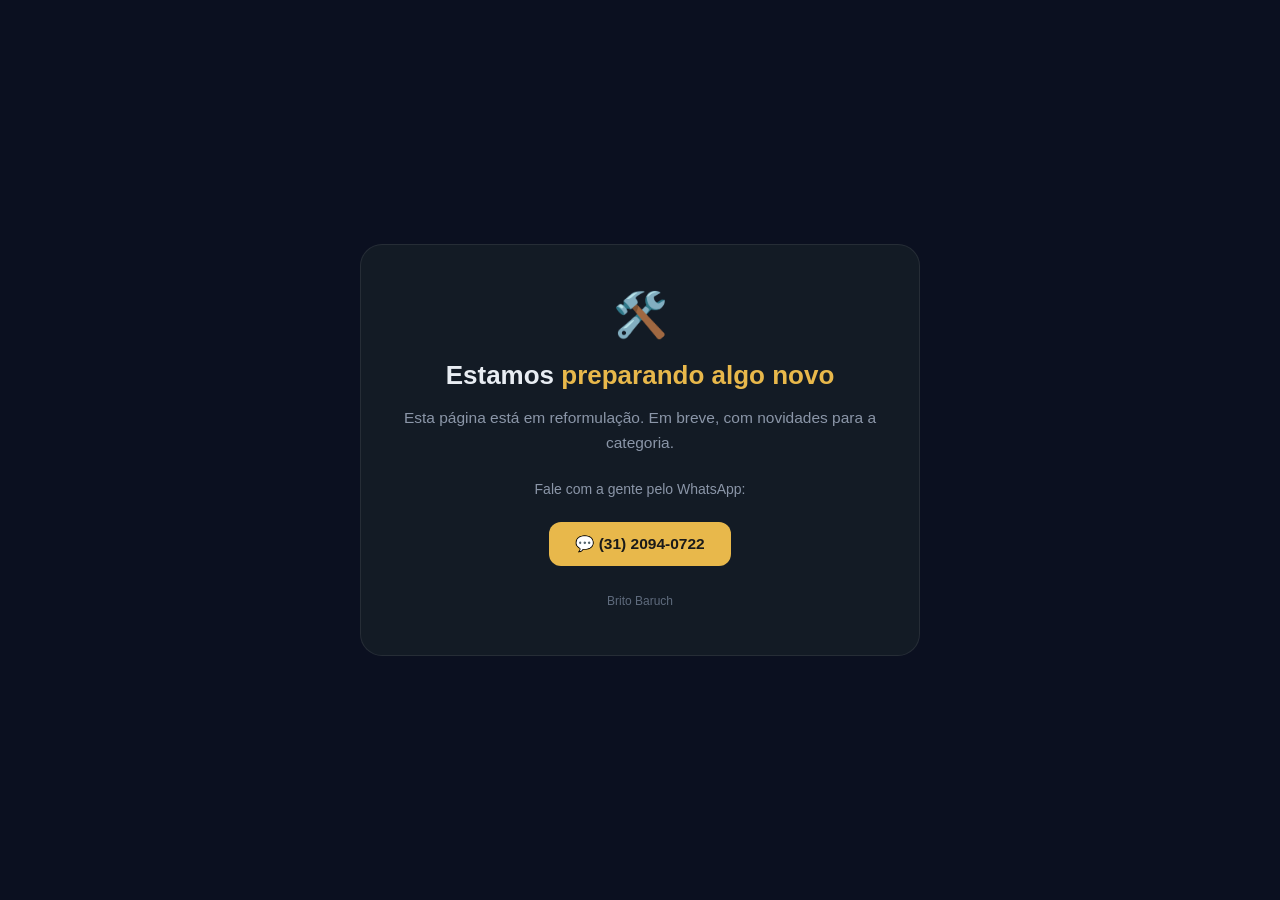
<file: index.html>
<!doctype html>
<html lang="pt-BR">
<head>
<meta charset="utf-8">
<meta name="viewport" content="width=device-width, initial-scale=1">
<title>Em reformulação — Brito Baruch</title>
<meta name="robots" content="noindex,nofollow">
<style>
  :root{ --azul:#0b1020; --gold:#e8b84b; --texto:#e8edf3; --muted:#8b96a8; }
  *{margin:0;padding:0;box-sizing:border-box}
  body{font-family:Arial,Helvetica,sans-serif;background:var(--azul);color:var(--texto);min-height:100vh;display:flex;align-items:center;justify-content:center;padding:24px}
  .card{max-width:560px;text-align:center;border:1px solid rgba(255,255,255,.08);border-radius:22px;padding:44px 30px;background:#131b25}
  .ico{font-size:44px;margin-bottom:18px}
  h1{font-size:26px;line-height:1.3;margin-bottom:14px}
  h1 span{color:var(--gold)}
  p{color:var(--muted);font-size:15.5px;line-height:1.6;margin-bottom:22px}
  .zap{display:inline-block;background:var(--gold);color:#1a1a1a;font-weight:bold;padding:13px 26px;border-radius:12px;text-decoration:none;font-size:15.5px}
  .foot{margin-top:26px;color:#5f6b7d;font-size:12px;line-height:1.6}
</style>
</head>
<body>
<div class="card">
  <div class="ico">🛠️</div>
  <h1>Estamos <span>preparando algo novo</span></h1>
  <p>Esta página está em reformulação. Em breve, com novidades para a categoria.</p>
  <p style="font-size:14px">Fale com a gente pelo WhatsApp:</p>
  <a class="zap" href="https://wa.me/553120940722">💬 (31) 2094-0722</a>
  <div class="foot">Brito Baruch</div>
</div>
</body>
</html>
</file>
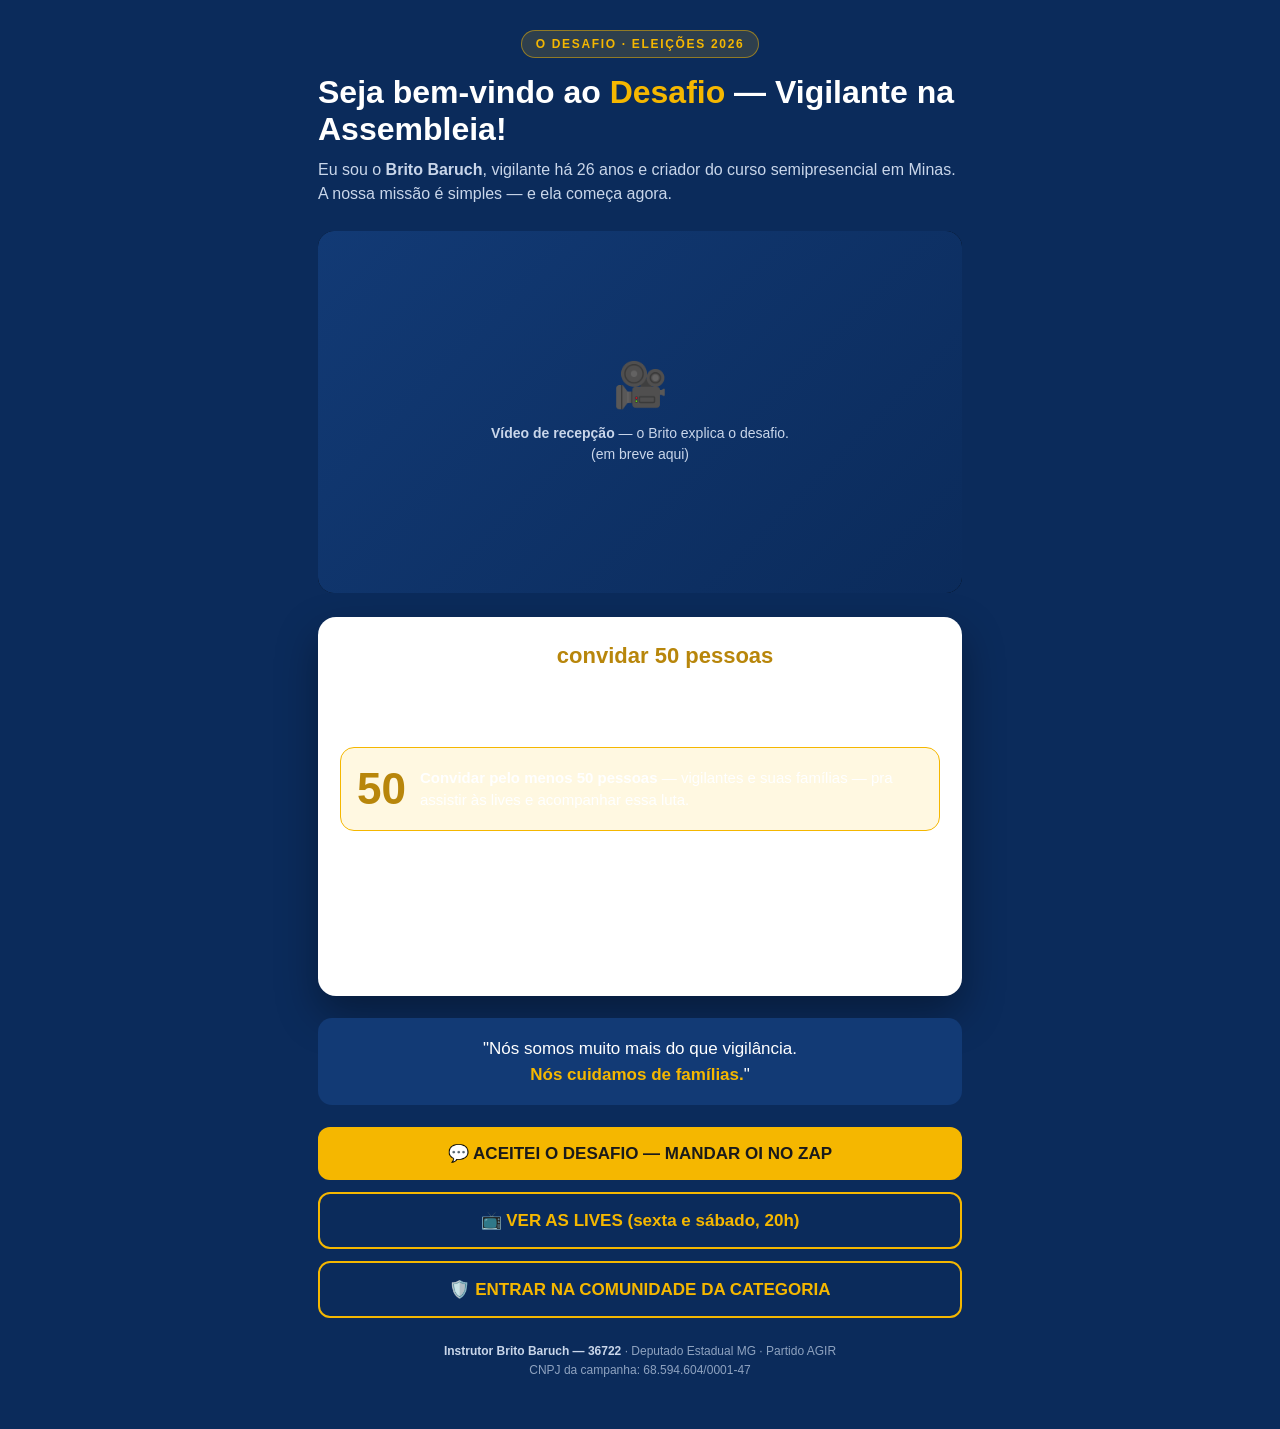
<file: desafio.html>
<!doctype html>
<html lang="pt-BR">
<head>
<meta charset="utf-8">
<meta name="viewport" content="width=device-width, initial-scale=1">
<title>O Desafio — Instrutor Brito Baruch 36722</title>
<meta property="og:title" content="O DESAFIO: cada vigilante convida 50">
<meta property="og:description" content="A missão da categoria: 50 convites cada. Nós somos muito mais que vigilância — cuidamos de famílias.">
<style>
  :root{ --azul:#0b2b5b; --azul-2:#123a75; --gold:#f5b700; --branco:#fff; --muted:#5b6b85; }
  *{margin:0;padding:0;box-sizing:border-box}
  body{font-family:Arial,Helvetica,sans-serif;background:var(--azul);color:var(--branco);min-height:100vh}
  .wrap{max-width:680px;margin:0 auto;padding:30px 18px 48px}
  .tag{display:inline-block;background:rgba(245,183,0,.15);border:1px solid rgba(245,183,0,.5);color:var(--gold);
       font-size:12px;font-weight:bold;letter-spacing:.14em;text-transform:uppercase;padding:6px 14px;border-radius:999px;margin-bottom:16px}
  h1{font-size:32px;line-height:1.15;margin-bottom:10px}
  h1 span{color:var(--gold)}
  .sub{color:#c9d6ea;font-size:16px;line-height:1.55;margin-bottom:24px}
  .video{position:relative;width:100%;padding-top:56.25%;background:#000;border-radius:16px;overflow:hidden;margin-bottom:24px}
  .video iframe{position:absolute;inset:0;width:100%;height:100%;border:0}
  .video-placeholder{position:absolute;inset:0;display:flex;flex-direction:column;align-items:center;justify-content:center;
       background:linear-gradient(135deg,#123a75,#0b2b5b);text-align:center;padding:20px}
  .video-placeholder .ico{font-size:44px;margin-bottom:12px}
  .video-placeholder p{color:#c9d6ea;font-size:14px;line-height:1.5}
  .card{background:var(--branco);color:var(--texto);border-radius:18px;padding:26px 22px;box-shadow:0 18px 40px rgba(0,0,0,.35);margin-bottom:22px}
  .card h2{font-size:22px;margin-bottom:12px}
  .card h2 span{color:#b8860b}
  .card p{font-size:15.5px;line-height:1.6;margin-bottom:12px}
  .missao{display:flex;gap:14px;align-items:center;background:#fff8e1;border:1.5px solid #f5b700;border-radius:14px;padding:16px;margin:16px 0}
  .missao .num{font-size:44px;font-weight:bold;color:#b8860b;font-family:Arial Black,Arial}
  .missao p{font-size:15px;line-height:1.5;margin:0}
  .frase{background:var(--azul-2);border-radius:14px;padding:18px;text-align:center;margin-bottom:22px}
  .frase p{font-size:17px;line-height:1.5;color:#fff}
  .frase b{color:var(--gold)}
  .btn{display:block;width:100%;background:var(--gold);color:#1a1a1a;text-align:center;font-weight:bold;
       padding:16px;border-radius:12px;text-decoration:none;font-size:17px;margin-bottom:12px}
  .btn:hover{filter:brightness(1.08)}
  .btn-2{background:transparent;border:2px solid var(--gold);color:var(--gold)}
  .foot{margin-top:24px;text-align:center;color:#8fa3c0;font-size:12px;line-height:1.6}
  .foot b{color:#c9d6ea}
</style>
</head>
<body>
<div class="wrap">
  <div style="text-align:center"><span class="tag">O Desafio · Eleições 2026</span></div>
  <h1>Seja bem-vindo ao <span>Desafio</span> — Vigilante na Assembleia!</h1>
  <p class="sub">Eu sou o <b>Brito Baruch</b>, vigilante há 26 anos e criador do curso semipresencial em Minas. A nossa missão é simples — e ela começa agora.</p>

  <!-- VIDEO DE RECEPCAO: quando gravar, troque o bloco placeholder pelo iframe:
       <div class="video"><iframe src="https://www.youtube.com/embed/ID_DO_VIDEO" allowfullscreen></iframe></div>
  -->
  <div class="video">
    <div class="video-placeholder">
      <div class="ico">🎥</div>
      <p><b>Vídeo de recepção</b> — o Brito explica o desafio.<br>(em breve aqui)</p>
    </div>
  </div>

  <div class="card">
    <h2>A missão é simples: <span>convidar 50 pessoas</span></h2>
    <p>Colega, muito simples a nossa missão e o nosso desafio aqui. Além de assistir às lives, você tem um compromisso:</p>
    <div class="missao">
      <div class="num">50</div>
      <p><b>Convidar pelo menos 50 pessoas</b> — vigilantes e suas famílias — pra assistir às lives e acompanhar essa luta.</p>
    </div>
    <p><b>Por quê 50?</b> Porque cada vigilante representa uma família. Nós aqui da Baruch somos muito mais do que vigilância: <b>nós cuidamos de famílias</b>.</p>
    <p>Se você quer uma <b>segurança diferente nos próximos 4 anos</b>, a sua missão começa agora — compartilhe com os colegas de farda, com a família, com o vizinho.</p>
  </div>

  <div class="frase">
    <p>"Nós somos muito mais do que vigilância.<br><b>Nós cuidamos de famílias.</b>"</p>
  </div>

  <a class="btn" href="https://wa.me/553120940722?text=OI%20aceito%20o%20desafio%2050">💬 ACEITEI O DESAFIO — MANDAR OI NO ZAP</a>
  <a class="btn btn-2" href="/lives">📺 VER AS LIVES (sexta e sábado, 20h)</a>
  <a class="btn btn-2" href="https://whatsapp.com/channel/0029VbDi5Tm6hENyi4OJos2A">🛡️ ENTRAR NA COMUNIDADE DA CATEGORIA</a>

  <div class="foot">
    <b>Instrutor Brito Baruch — 36722</b> · Deputado Estadual MG · Partido AGIR<br>
    CNPJ da campanha: 68.594.604/0001-47
  </div>
</div>
</body>
</html>
</file>
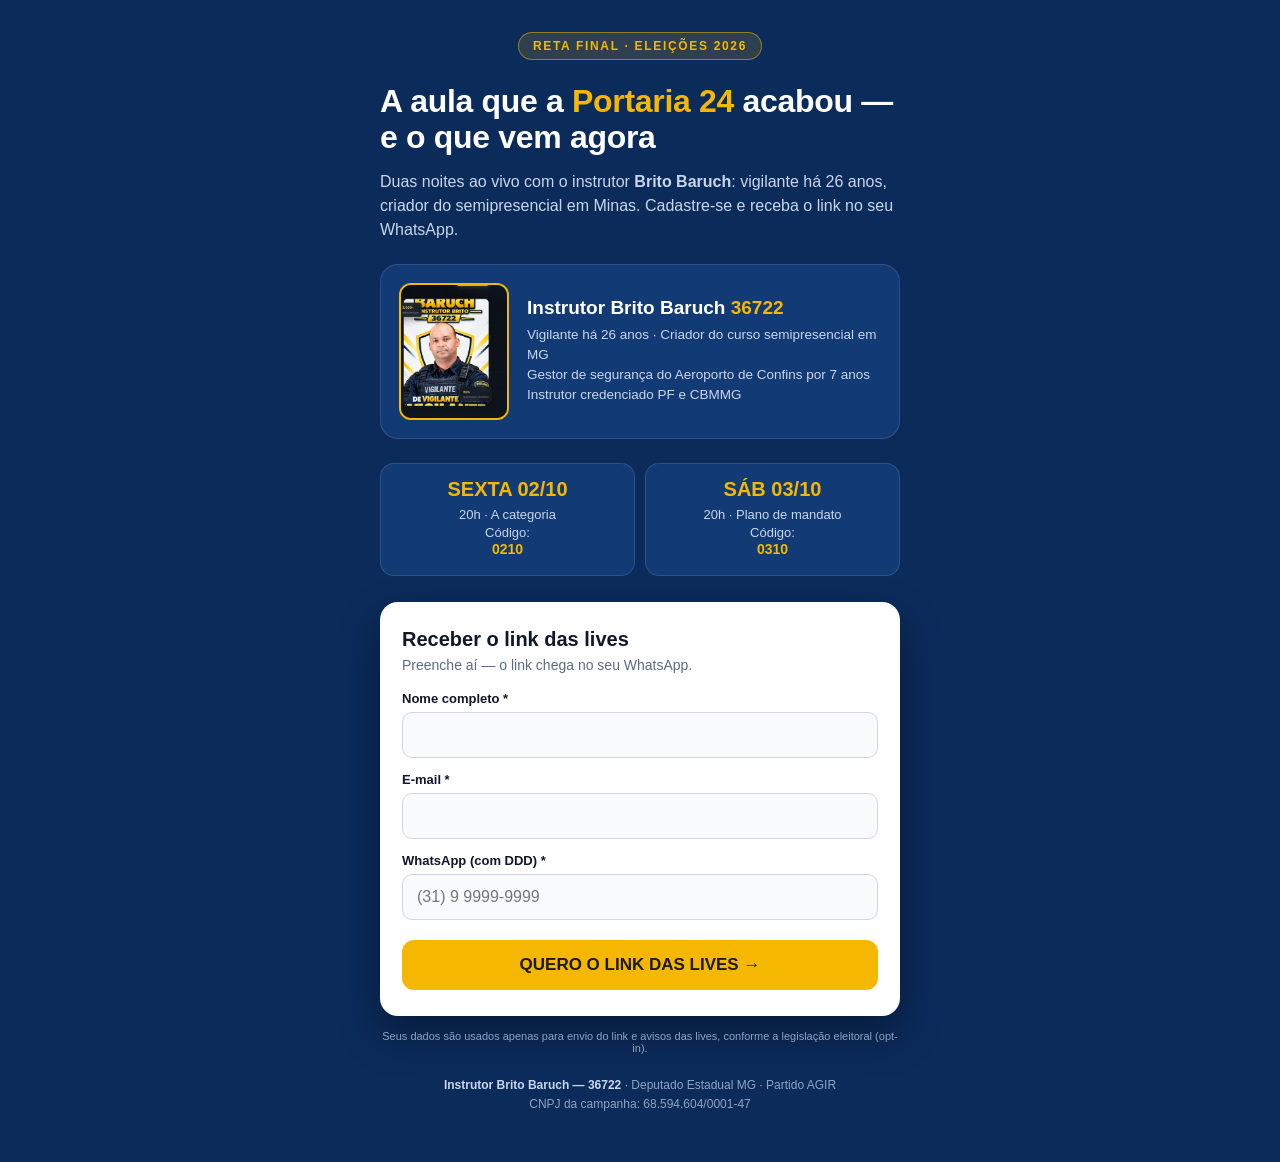
<file: landing_live.html>
<!doctype html>
<html lang="pt-BR">
<head>
<meta charset="utf-8">
<meta name="viewport" content="width=device-width, initial-scale=1">
<title>Live da Categoria — Instrutor Brito Baruch 36722</title>
<meta property="og:title" content="LIVE: A aula que a Portaria 24 acabou">
<meta property="og:description" content="Sexta e sábado, 20h. Cadastre-se e receba o link no WhatsApp e no e-mail.">
<meta property="og:type" content="website">
<style>
  :root{
    --azul:#0b2b5b; --azul-2:#123a75; --gold:#f5b700; --gold-2:#ffd34d;
    --branco:#ffffff; --texto:#0f172a; --muted:#5b6b85;
  }
  *{margin:0;padding:0;box-sizing:border-box}
  body{font-family:Arial,Helvetica,sans-serif;background:var(--azul);color:var(--branco);min-height:100vh}
  .wrap{max-width:560px;margin:0 auto;padding:32px 20px 48px}
  .tag{display:inline-block;background:rgba(245,183,0,.15);border:1px solid rgba(245,183,0,.5);color:var(--gold);
       font-size:12px;font-weight:bold;letter-spacing:.14em;text-transform:uppercase;padding:6px 14px;border-radius:999px;margin-bottom:18px}
  h1{font-size:32px;line-height:1.12;letter-spacing:-.01em;margin-bottom:14px}
  h1 span{color:var(--gold)}
  .sub{color:#c9d6ea;font-size:16px;line-height:1.5;margin-bottom:22px}
  .hero{display:flex;gap:18px;align-items:center;background:var(--azul-2);border:1px solid rgba(255,255,255,.12);
        border-radius:18px;padding:18px;margin-bottom:24px}
  .hero img{width:110px;height:137px;object-fit:cover;border-radius:12px;border:2px solid var(--gold)}
  .hero-txt h2{font-size:19px;margin-bottom:6px}
  .hero-txt p{color:#c9d6ea;font-size:13.5px;line-height:1.5}
  .hero-txt .num{color:var(--gold);font-weight:bold}
  .datas{display:flex;gap:10px;margin-bottom:26px}
  .data{flex:1;background:var(--azul-2);border:1px solid rgba(255,255,255,.12);border-radius:14px;padding:14px 12px;text-align:center}
  .data b{display:block;font-size:20px;color:var(--gold);margin-bottom:4px}
  .data span{font-size:13px;color:#c9d6ea}
  .card{background:var(--branco);color:var(--texto);border-radius:18px;padding:26px 22px;box-shadow:0 18px 40px rgba(0,0,0,.35)}
  .card h2{font-size:20px;margin-bottom:6px}
  .card p.lead{color:var(--muted);font-size:14px;margin-bottom:18px}
  label{display:block;font-size:13px;font-weight:bold;margin:14px 0 6px}
  input{width:100%;padding:13px 14px;border:1.5px solid #cfd8e6;border-radius:10px;font-size:16px;background:#f8fafc}
  input:focus{outline:none;border-color:var(--azul);background:#fff}
  button{width:100%;margin-top:20px;padding:15px;border:none;border-radius:12px;background:var(--gold);
         color:#1a1a1a;font-size:17px;font-weight:bold;cursor:pointer}
  button:hover{background:var(--gold-2)}
  button:disabled{opacity:.6;cursor:wait}
  .ok{display:none;text-align:center;padding:12px 0}
  .ok .big{font-size:44px;margin-bottom:10px}
  .ok h3{font-size:20px;margin-bottom:8px}
  .ok p{color:var(--muted);font-size:15px;line-height:1.55;text-align:left}
  .ok .codigos{background:#f1f5f9;border-radius:12px;padding:14px;margin:12px 0;text-align:left}
  .ok .codigos b{font-family:monospace;font-size:16px;color:var(--azul)}
  .erro{display:none;color:#c0392b;font-size:13px;margin-top:10px;text-align:center}
  .foot{margin-top:22px;text-align:center;color:#8fa3c0;font-size:12px;line-height:1.6}
  .foot b{color:#c9d6ea}
  .badge-legal{margin-top:14px;text-align:center;font-size:11px;color:#8fa3c0}
</style>
</head>
<body>
<div class="wrap">
  <div style="text-align:center;margin-bottom:6px">
    <span class="tag">Reta final · Eleições 2026</span>
  </div>
  <h1>A aula que a <span>Portaria 24</span> acabou — e o que vem agora</h1>
  <p class="sub">Duas noites ao vivo com o instrutor <b>Brito Baruch</b>: vigilante há 26 anos, criador do semipresencial em Minas. Cadastre-se e receba o link no seu WhatsApp.</p>

  <div class="hero">
    <img src="[data-uri]" alt="Instrutor Brito Baruch">
    <div class="hero-txt">
      <h2>Instrutor Brito Baruch <span class="num">36722</span></h2>
      <p>Vigilante há 26 anos · Criador do curso semipresencial em MG<br>
      Gestor de segurança do Aeroporto de Confins por 7 anos<br>
      Instrutor credenciado PF e CBMMG</p>
    </div>
  </div>

  <div class="datas">
    <div class="data"><b>SEXTA 02/10</b><span>20h · A categoria<br>Código: <b style="font-size:14px">0210</b></span></div>
    <div class="data"><b>SÁB 03/10</b><span>20h · Plano de mandato<br>Código: <b style="font-size:14px">0310</b></span></div>
  </div>

  <div class="card">
    <form id="form" onsubmit="return enviar(event)">
      <div id="campos">
        <h2>Receber o link das lives</h2>
        <p class="lead">Preenche aí — o link chega no seu WhatsApp.</p>
        <label for="nome">Nome completo *</label>
        <input type="text" id="nome" name="nome" required autocomplete="name">
        <label for="email">E-mail *</label>
        <input type="email" id="email" name="email" required autocomplete="email">
        <label for="tel">WhatsApp (com DDD) *</label>
        <input type="tel" id="tel" name="tel" required placeholder="(31) 9 9999-9999" autocomplete="tel">
        <button type="submit" id="btn">QUERO O LINK DAS LIVES →</button>
        <div class="erro" id="erro">Ops, não consegui enviar. Tenta de novo ou chama no WhatsApp: wa.me/553120940722</div>
      </div>
      <div class="ok" id="ok">
        <div class="big">✅</div>
        <h3>Cadastro recebido!</h3>
        <p>Você vai receber tudo no seu WhatsApp antes de cada live.</p>
        <div class="codigos">
          <p style="font-size:13.5px;margin-bottom:6px"><b>Assista direto na página das lives:</b></p>
          <p style="font-size:15px;margin-bottom:8px">🔗 <b>instrutorbrito.com.br/lives</b></p>
          <p style="font-size:13.5px;margin-bottom:6px"><b>Ou pelo WhatsApp</b> — mande o código da live:</p>
          <p style="font-size:14px">📺 Live de sexta → mande <b>0210</b><br>
          📺 Live de sábado → mande <b>0310</b></p>
          <p style="font-size:13px;color:#5b6b85;margin-top:8px">Chama no zap: <b>wa.me/553120940722</b></p>
          <p style="font-size:13.5px;margin-top:10px"><b>🛡️ Entra na comunidade:</b> <a href="https://whatsapp.com/channel/0029VbDi5Tm6hENyi4OJos2A" style="color:#1d4ed8">canal da categoria</a></p>
        </div>
      </div>
    </form>
  </div>

  <div class="badge-legal">Seus dados são usados apenas para envio do link e avisos das lives, conforme a legislação eleitoral (opt-in).</div>

  <div class="foot">
    <b>Instrutor Brito Baruch — 36722</b> · Deputado Estadual MG · Partido AGIR<br>
    CNPJ da campanha: 68.594.604/0001-47
  </div>
</div>

<script>
function enviar(e){
  e.preventDefault();
  var btn = document.getElementById('btn');
  btn.disabled = true; btn.textContent = 'ENVIANDO...';

  var nome = document.getElementById('nome').value.trim();
  var email = document.getElementById('email').value.trim();
  var tel = document.getElementById('tel').value.trim();

  var WEBHOOK = 'https://n8n.baruch-tech.com.br/webhook/lead-live-36722';

  fetch(WEBHOOK, {
    method: 'POST',
    headers: {'Content-Type':'application/json'},
    body: JSON.stringify({
      nome: nome, email: email, tel: tel,
      origem: 'landing_live', data_hora: new Date().toISOString()
    })
  })
  .then(function(r){
    if(!r.ok) throw new Error('http '+r.status);
    document.getElementById('campos').style.display='none';
    document.getElementById('ok').style.display='block';
  })
  .catch(function(err){
    var txt = 'OI! Vim da landing da live. Meu nome: '+nome+' | E-mail: '+email+' | Tel: '+tel;
    window.open('https://wa.me/553120940722?text='+encodeURIComponent(txt),'_blank');
    document.getElementById('campos').style.display='none';
    document.getElementById('ok').style.display='block';
  });
  return false;
}
</script>
</body>
</html>
</file>
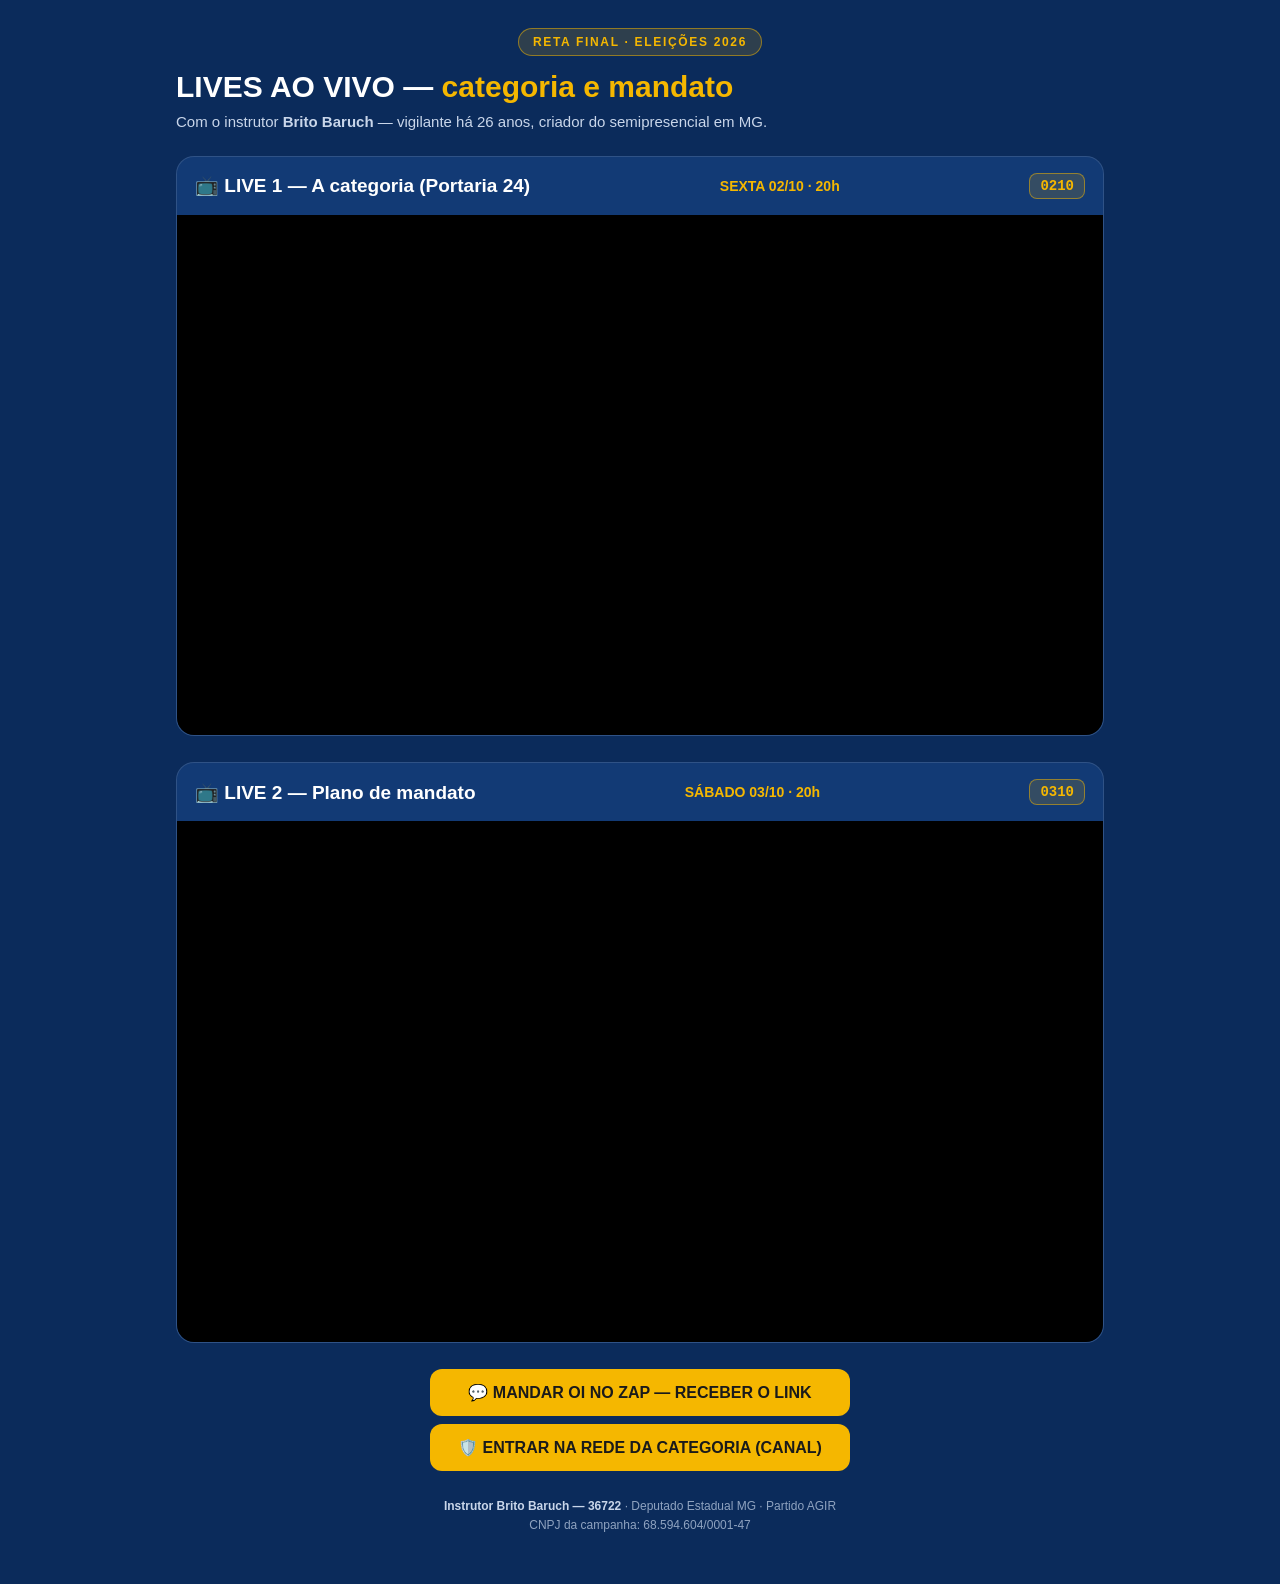
<file: lives.html>
<!doctype html>
<html lang="pt-BR">
<head>
<meta charset="utf-8">
<meta name="viewport" content="width=device-width, initial-scale=1">
<title>Lives — Instrutor Brito Baruch 36722</title>
<meta property="og:title" content="LIVES AO VIVO — Instrutor Brito Baruch 36722">
<meta property="og:description" content="Sexta e sábado, 20h. A aula que a Portaria 24 acabou + o plano de mandato.">
<style>
  :root{ --azul:#0b2b5b; --azul-2:#123a75; --gold:#f5b700; --branco:#fff; --muted:#5b6b85; }
  *{margin:0;padding:0;box-sizing:border-box}
  body{font-family:Arial,Helvetica,sans-serif;background:var(--azul);color:var(--branco);min-height:100vh}
  .wrap{max-width:960px;margin:0 auto;padding:28px 16px 48px}
  .tag{display:inline-block;background:rgba(245,183,0,.15);border:1px solid rgba(245,183,0,.5);color:var(--gold);
       font-size:12px;font-weight:bold;letter-spacing:.14em;text-transform:uppercase;padding:6px 14px;border-radius:999px;margin-bottom:14px}
  h1{font-size:30px;line-height:1.15;margin-bottom:8px}
  h1 span{color:var(--gold)}
  .sub{color:#c9d6ea;font-size:15px;margin-bottom:26px}
  .live{background:var(--azul-2);border:1px solid rgba(255,255,255,.12);border-radius:18px;overflow:hidden;margin-bottom:26px}
  .live-head{display:flex;justify-content:space-between;align-items:center;padding:16px 18px;gap:12px}
  .live-head h2{font-size:19px}
  .live-head .quando{color:var(--gold);font-weight:bold;font-size:14px;white-space:nowrap}
  .live-head .codigo{background:rgba(245,183,0,.15);border:1px solid rgba(245,183,0,.5);color:var(--gold);
       font-family:monospace;font-weight:bold;padding:4px 10px;border-radius:8px;font-size:14px}
  .player{position:relative;width:100%;padding-top:56.25%;background:#000}
  .player iframe{position:absolute;inset:0;width:100%;height:100%;border:0}
  .aguardando{padding:34px 18px;text-align:center;color:#c9d6ea}
  .aguardando .ico{font-size:40px;margin-bottom:10px}
  .aguardando b{color:var(--gold)}
  .foot{margin-top:26px;text-align:center;color:#8fa3c0;font-size:12px;line-height:1.6}
  .foot b{color:#c9d6ea}
  .zap{display:block;margin:0 auto 8px;max-width:420px;background:var(--gold);color:#1a1a1a;text-align:center;
       font-weight:bold;padding:14px;border-radius:12px;text-decoration:none;font-size:16px}
</style>
</head>
<body>
<div class="wrap">
  <div style="text-align:center"><span class="tag">Reta final · Eleições 2026</span></div>
  <h1>LIVES AO VIVO — <span>categoria e mandato</span></h1>
  <p class="sub">Com o instrutor <b>Brito Baruch</b> — vigilante há 26 anos, criador do semipresencial em MG.</p>

  <!-- LIVE 1 -->
  <div class="live">
    <div class="live-head">
      <h2>📺 LIVE 1 — A categoria (Portaria 24)</h2>
      <span class="quando">SEXTA 02/10 · 20h</span>
      <span class="codigo">0210</span>
    </div>
    <div class="player"><iframe src="https://www.youtube.com/embed/5PgEHp5Yi6k" allowfullscreen></iframe></div>
  </div>

  <!-- LIVE 2 -->
  <div class="live">
    <div class="live-head">
      <h2>📺 LIVE 2 — Plano de mandato</h2>
      <span class="quando">SÁBADO 03/10 · 20h</span>
      <span class="codigo">0310</span>
    </div>
    <div class="player"><iframe src="https://www.youtube.com/embed/eYUleWX5dao" allowfullscreen></iframe></div>
  </div>

  <a class="zap" href="https://wa.me/553120940722?text=OI%20quero%20o%20link%20da%20live">💬 MANDAR OI NO ZAP — RECEBER O LINK</a>

  <a class="zap" href="https://whatsapp.com/channel/0029VbDi5Tm6hENyi4OJos2A" style="margin-top:8px">🛡️ ENTRAR NA REDE DA CATEGORIA (CANAL)</a>

  <div class="foot">
    <b>Instrutor Brito Baruch — 36722</b> · Deputado Estadual MG · Partido AGIR<br>
    CNPJ da campanha: 68.594.604/0001-47
  </div>
</div>
</body>
</html>
</file>
